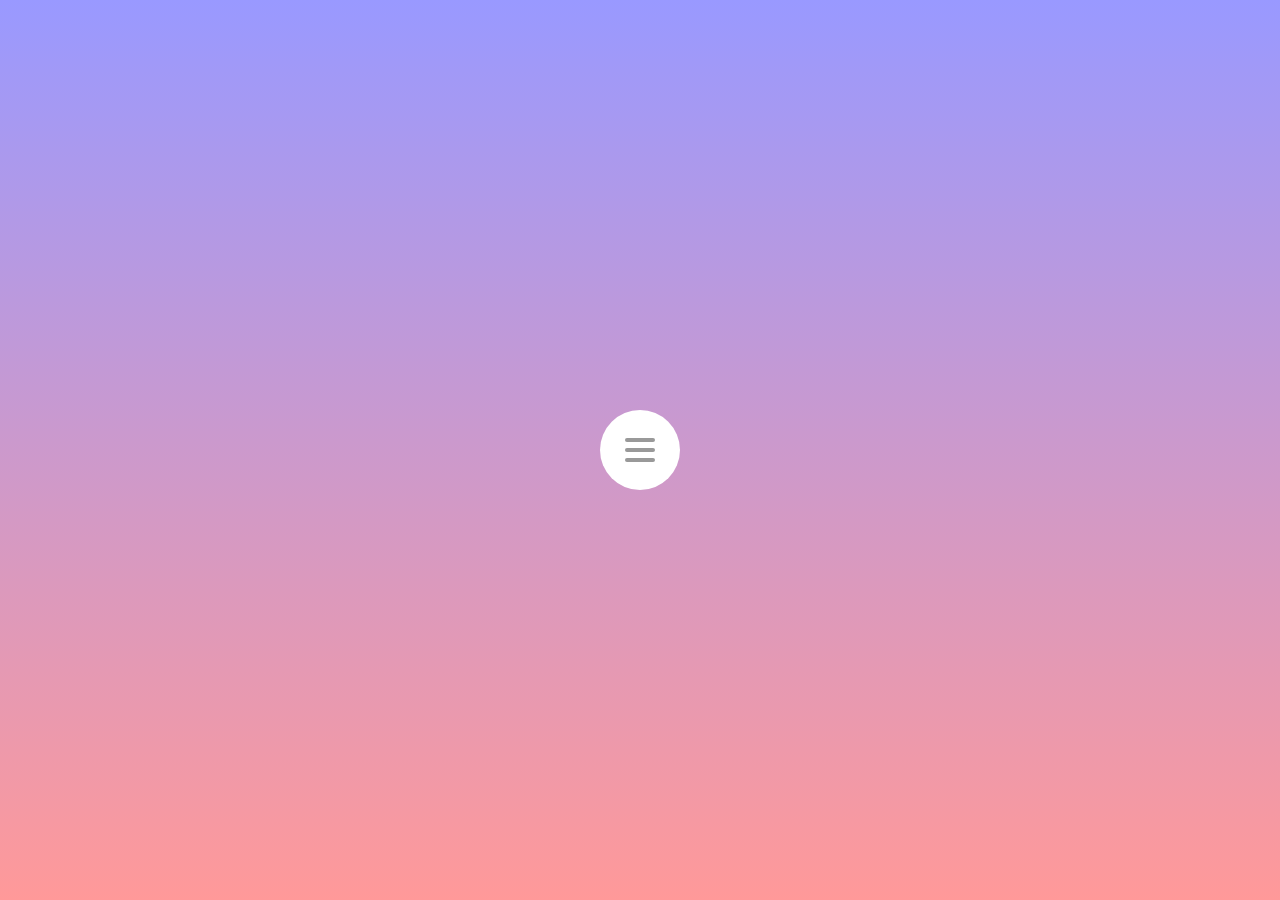
<file: index.html>
<!DOCTYPE html>
<html lang="en">

<head>
    <meta charset="UTF-8">
    <meta http-equiv="X-UA-Compatible" content="IE=edge">
    <meta name="viewport" content="width=device-width, initial-scale=1.0">
    <title>点个赞再走</title>
    <link rel="stylesheet" href="css/index.css">
</head>

<body>
    <div class="navbar">
        <input type="checkbox" />
        <span></span>
        <span></span>
        <span></span>
        <ul>
            <li><a href="javascript:void(0)">点赞</a></li>
            <li><a href="javascript:void(0)">投币</a></li>
            <li><a href="javascript:void(0)">收藏</a></li>
            <li><a href="javascript:void(0)">关注</a></li>
            <li><a href="javascript:void(0)">分享</a></li>
        </ul>
    </div>
</body>

</html>
</file>
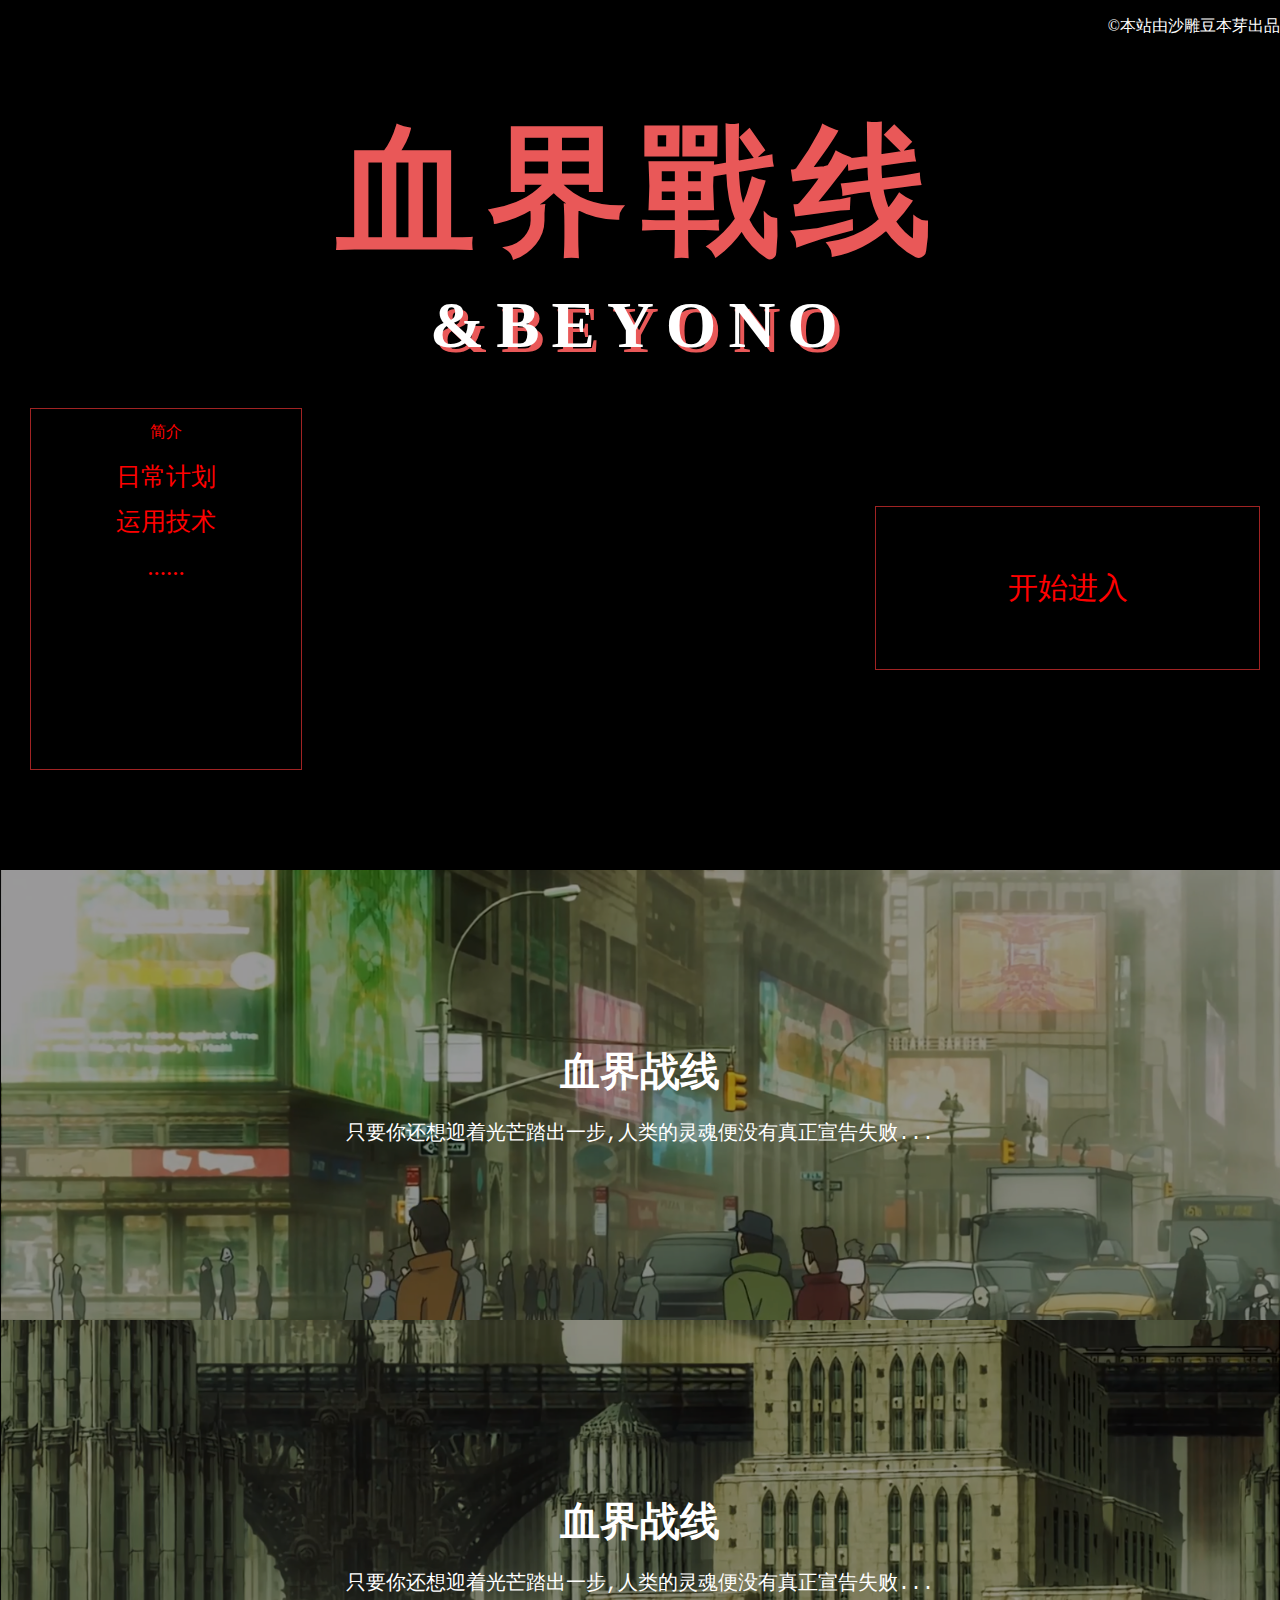
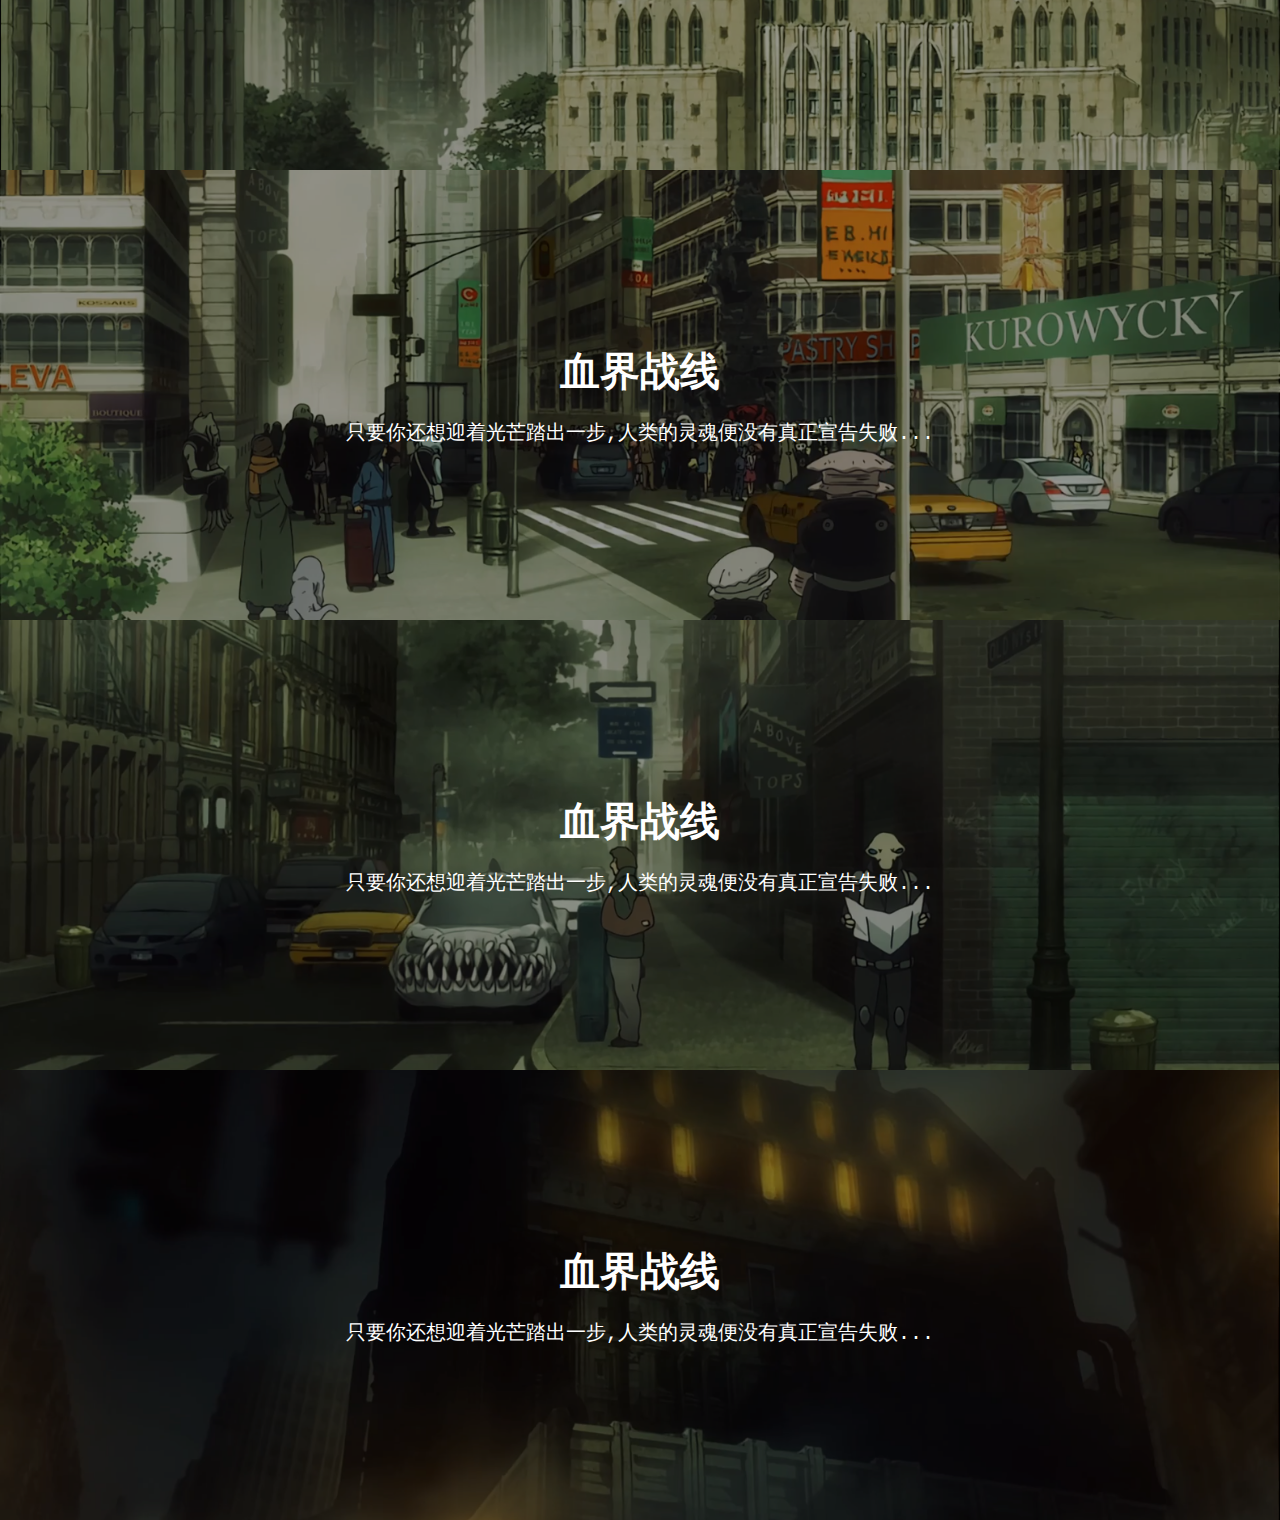
<file: 01-home.html>
<!DOCTYPE html>
<html lang="en">

<head>
    <meta charset="UTF-8">
    <meta http-equiv="X-UA-Compatible" content="IE=edge">
    <meta name="viewport" content="width=device-width, initial-scale=1.0">
    <title>新.血界战线</title>
    <link rel="icon" href="images/head/logo.png" type="image/xl-icon">
    <link rel="stylesheet" href="css/01-home4.css">
    <link rel="stylesheet" href="css/common.css">
    <link rel="stylesheet" href="css/01-home1.css" media="(min-width:1250px)">
    <link rel="stylesheet" href="css/01-home2.css" media="(min-width:1080px) and (max-width:1250px)">
    <link rel="stylesheet" href="css/01-home3.css" media="(min-width:280px) and (max-width:1080px)">
</head>

<body>
    <div id="copy">
        <p>&copy本站由沙雕豆本芽出品</p>
    </div>
    <div id="Outer">
        <div class="Border">
            <div class="title">血界戰线</div>
            <div class="subtitle">&BEYONO</div>
        </div>
    </div>
    <div id="main">
        <div class="navigation">
            <a class="introduce" href="02-introduce.html">简介</a>
            <a href="03-plan.html">日常计划</a>
            <a href="04-master.html">运用技术</a>
            <a>......</a>
        </div>
        <div id="right">
            <div class="begin">
                <a href="02-introduce.html">开始进入</a>
            </div>
        </div>
    </div>
    <div id="visionRoll">
        <section class="list-item">
            <div class="item-image">
                <img src="./images/background/p1.png" alt="image-1">
            </div>
            <div class="item-text">
                <div class="text-title">血界战线</div>
                <div class="text-desc">
                    只要你还想迎着光芒踏出一步,人类的灵魂便没有真正宣告失败...
                </div>
            </div>
        </section>
        <section class="list-item">
            <div class="item-image">
                <img src="./images/background/p2.png" alt="image-2">
            </div>
            <div class="item-text">
                <div class="text-title">血界战线</div>
                <div class="text-desc">
                    只要你还想迎着光芒踏出一步,人类的灵魂便没有真正宣告失败...
                </div>
            </div>
        </section>
        <section class="list-item">
            <div class="item-image">
                <img src="./images/background/p3.png" alt="image-3">
            </div>
            <div class="item-text">
                <div class="text-title">血界战线</div>
                <div class="text-desc">
                    只要你还想迎着光芒踏出一步,人类的灵魂便没有真正宣告失败...
                </div>
            </div>
        </section>
        <section class="list-item">
            <div class="item-image">
                <img src="./images/background/p4.png" alt="image-4">
            </div>
            <div class="item-text">
                <div class="text-title">血界战线</div>
                <div class="text-desc">
                    只要你还想迎着光芒踏出一步,人类的灵魂便没有真正宣告失败...
                </div>
            </div>
        </section>
        <section class="list-item">
            <div class="item-image">
                <img src="./images/background/p5.png" alt="image-5">
            </div>
            <div class="item-text">
                <div class="text-title">血界战线</div>
                <div class="text-desc">
                    只要你还想迎着光芒踏出一步,人类的灵魂便没有真正宣告失败...
                </div>
            </div>
        </section>
    </div>
</body>

</html>
</file>
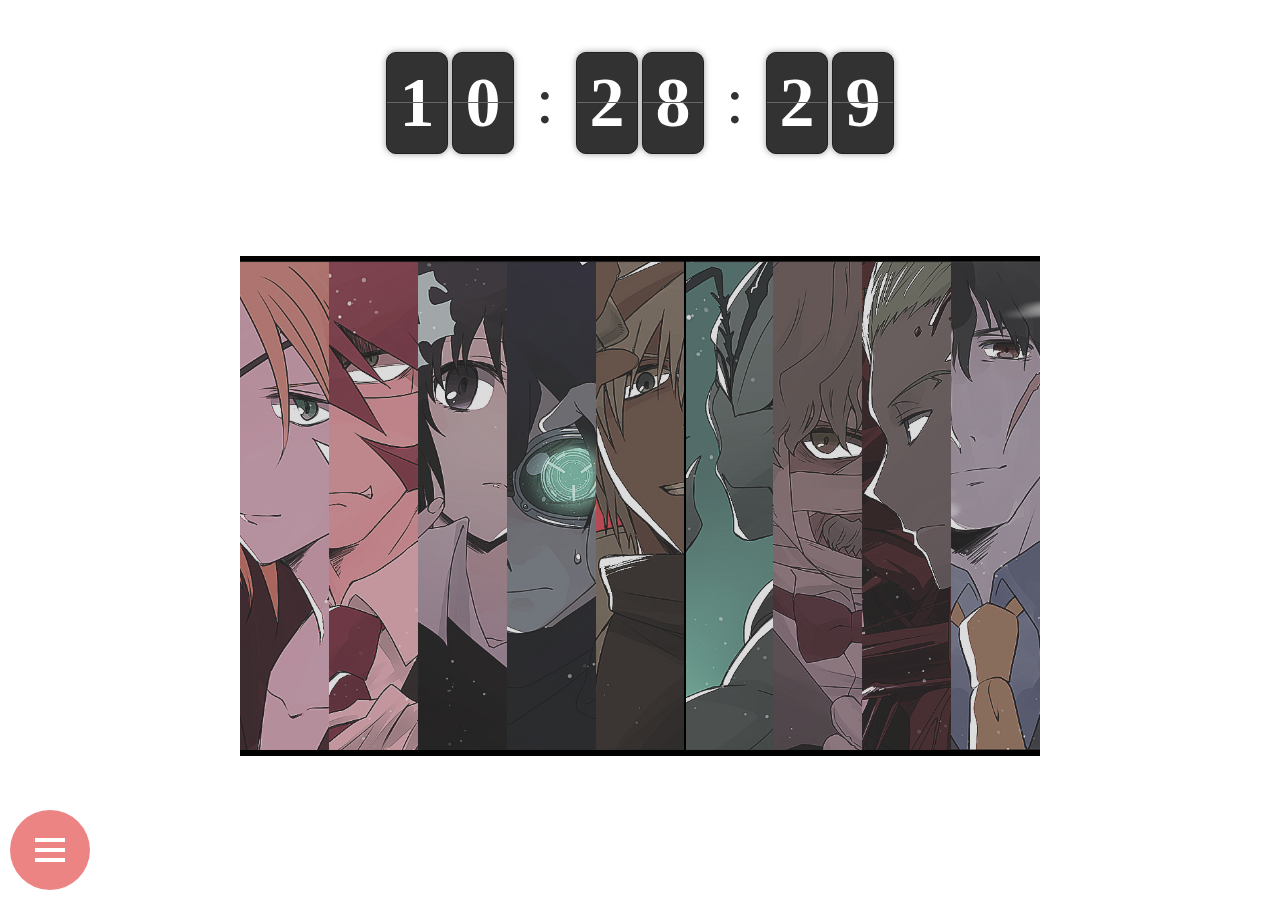
<file: 02-introduce.html>
<!DOCTYPE html>
<html lang="en">

<head>
    <meta charset="UTF-8">
    <meta http-equiv="X-UA-Compatible" content="IE=edge">
    <meta name="viewport" content="width=device-width, initial-scale=1.0">
    <title>简介</title>
    <link rel="icon" href="images/head/logo.png" type="image/xl-icon">
    <link rel="stylesheet" href="css/02-introduce.css">
    <link rel="stylesheet" href="css/navbar.css">
    <link rel="stylesheet" href="css/common.css">
    <!-- 这里先赋值了onload -->
    <script src="js/navbar.js"></script>
    <!-- onload被覆盖 -->
    <script src="js/clock.js"></script>
</head>

<body>
    <div class="clock">
        <div class="flip">
            <div class="digital front" data-number="0"></div>
            <div class="digital back" data-number="1"></div>
        </div>
        <div class="flip">
            <div class="digital front" data-number="0"></div>
            <div class="digital back" data-number="1"></div>
        </div>
        <em class="divider">:</em>
        <div class="flip">
            <div class="digital front" data-number="0"></div>
            <div class="digital back" data-number="1"></div>
        </div>
        <div class="flip">
            <div class="digital front" data-number="0"></div>
            <div class="digital back" data-number="1"></div>
        </div>
        <em class="divider">:</em>
        <div class="flip">
            <div class="digital front" data-number="0"></div>
            <div class="digital back" data-number="1"></div>
        </div>
        <div class="flip">
            <div class="digital front" data-number="0"></div>
            <div class="digital back" data-number="1"></div>
        </div>
    </div>
    <div id="outer">
        <!-- ID 属性不可以重复！-->
        <div class="img"><img src="images/sector/p2.png" alt=""></div>
        <div class="img"><img src="images/sector/p3.png" alt=""></div>
        <div class="img"><img src="images/sector/p4.png" alt=""></div>
        <div class="img"><img src="images/sector/p5.png" alt=""></div>
        <div class="img"><img src="images/sector/p6.png" alt=""></div>
        <div class="img"><img src="images/sector/p1.png" alt=""></div>
        <div class="img"><img src="images/sector/p7.png" alt=""></div>
        <div class="img"><img src="images/sector/p8.png" alt=""></div>
        <div class="img"><img src="images/sector/p9.png" alt=""></div>
    </div>
    <div class="navbar deactive">
        <input type="checkbox" name="" id="navBarFlat">
        <span></span>
        <span></span>
        <span></span>
        <ul>
            <li><a href="01-home.html">主页</a></li>
            <li><a href="02-introduce.html">简介</a></li>
            <li><a href="03-plan.html">计划</a></li>
            <li><a href="04-master.html">掌握</a></li>
            <li><a href="05-comment.html">建议</a></li>
            <li><a href="06-mine.html">联系</a></li>
        </ul>
    </div>
</body>
<!-- 等待body内容加载完毕，onload在这里才执行 -->

</html>
</file>
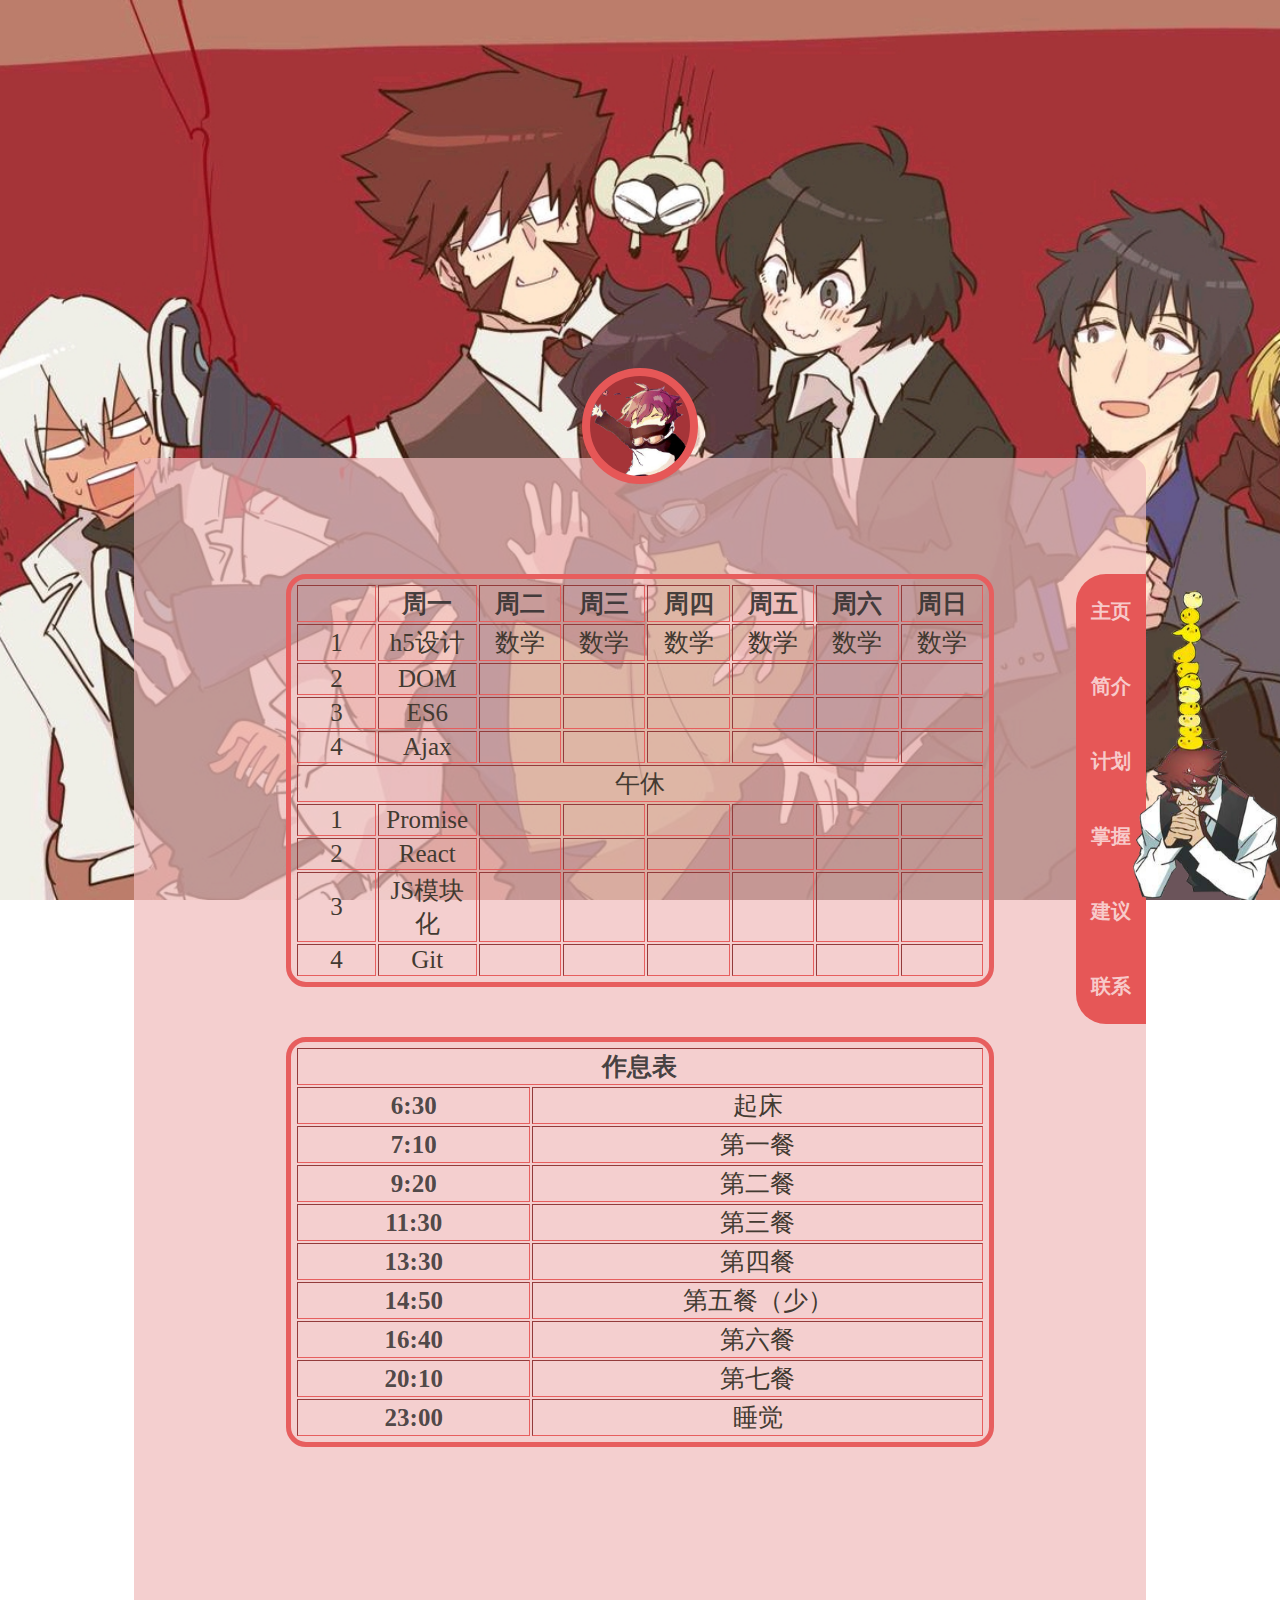
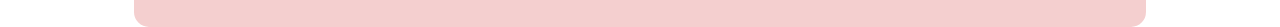
<file: 03-plan.html>
<!DOCTYPE html>
<html lang="en">

<head>
    <meta charset="UTF-8">
    <meta http-equiv="X-UA-Compatible" content="IE=edge">
    <meta name="viewport" content="width=device-width, initial-scale=1.0">
    <title>日常计划</title>
    <link rel="icon" href="images/head/logo.png" type="image/x-icon">
    <link rel="stylesheet" href="css/common.css">
    <link rel="stylesheet" href="css/03-plan.css">
    <link rel="stylesheet" href="css/03-plan2.css" media="(max-width:800px)">
</head>

<body>

    <!-- 整体风格要一致 -->
    <div id="Outer">
        <div class="head"></div>
        <div class="side">
            <a href="01-home.html">主页</a>
            <a href="02-introduce.html">简介</a>
            <a href="03-plan.html">计划</a>
            <a href="04-master.html">掌握</a>
            <a href="05-comment.html">建议</a>
            <a href="06-mine.html">联系</a>
        </div>
        <div class="main">
            <table class="t1" border="1">
                <tr class="day">
                    <th></th>
                    <th>周一</th>
                    <th>周二</th>
                    <th>周三</th>
                    <th>周四</th>
                    <th>周五</th>
                    <th>周六</th>
                    <th>周日</th>
                </tr>
                <tr>
                    <td>1</td>
                    <td>h5设计</td>
                    <td>数学</td>
                    <td>数学</td>
                    <td>数学</td>
                    <td>数学</td>
                    <td>数学</td>
                    <td>数学</td>
                </tr>
                <tr>
                    <td>2</td>
                    <td>DOM</td>
                    <td></td>
                    <td></td>
                    <td></td>
                    <td></td>
                    <td></td>
                    <td></td>
                </tr>
                <tr>
                    <td>3</td>
                    <td>ES6</td>
                    <td></td>
                    <td></td>
                    <td></td>
                    <td></td>
                    <td></td>
                    <td></td>
                </tr>
                <tr>
                    <td>4</td>
                    <td>Ajax</td>
                    <td></td>
                    <td></td>
                    <td></td>
                    <td></td>
                    <td></td>
                    <td></td>
                </tr>
                <tr>
                    <td colspan="8">午休</td>
                </tr>
                <tr>
                    <td>1</td>
                    <td>Promise</td>
                    <td></td>
                    <td></td>
                    <td></td>
                    <td></td>
                    <td></td>
                    <td></td>
                </tr>
                <tr>
                    <td>2</td>
                    <td>React</td>
                    <td></td>
                    <td></td>
                    <td></td>
                    <td></td>
                    <td></td>
                    <td></td>
                </tr>
                <tr>
                    <td>3</td>
                    <td>JS模块化</td>
                    <td></td>
                    <td></td>
                    <td></td>
                    <td></td>
                    <td></td>
                    <td></td>
                </tr>
                <tr>
                    <td>4</td>
                    <td>Git</td>
                    <td></td>
                    <td></td>
                    <td></td>
                    <td></td>
                    <td></td>
                    <td></td>
                </tr>
            </table>
            <table class="t2" border="1">
                <tr>
                    <th class="title" colspan="2">作息表</th>
                </tr>
                <tr>
                    <th>6:30</th>
                    <td>起床</td>
                </tr>
                <tr>
                    <th>7:10</th>
                    <td>第一餐</td>
                </tr>
                <tr>
                    <th>9:20</th>
                    <td>第二餐</td>
                </tr>
                <tr>
                    <th>11:30</th>
                    <td>第三餐</td>
                </tr>
                <tr>
                    <th>13:30</th>
                    <td>第四餐</td>
                </tr>
                <tr>
                    <th>14:50</th>
                    <td>第五餐（少）</td>
                </tr>
                <tr>
                    <th>16:40</th>
                    <td>第六餐</td>
                </tr>
                <tr>
                    <th>20:10</th>
                    <td>第七餐</td>
                </tr>
                <tr>
                    <th>23:00</th>
                    <td>睡觉</td>
                </tr>
            </table>
        </div>
        <div id="toTop">
            <img title="回到顶部" src="images/other/toTop.png" class="toTop">
        </div>
    </div>
    <script>
        toTop.onclick = function() {
            scrollTo(0, 0);
        }
    </script>
</body>

</html>
</file>
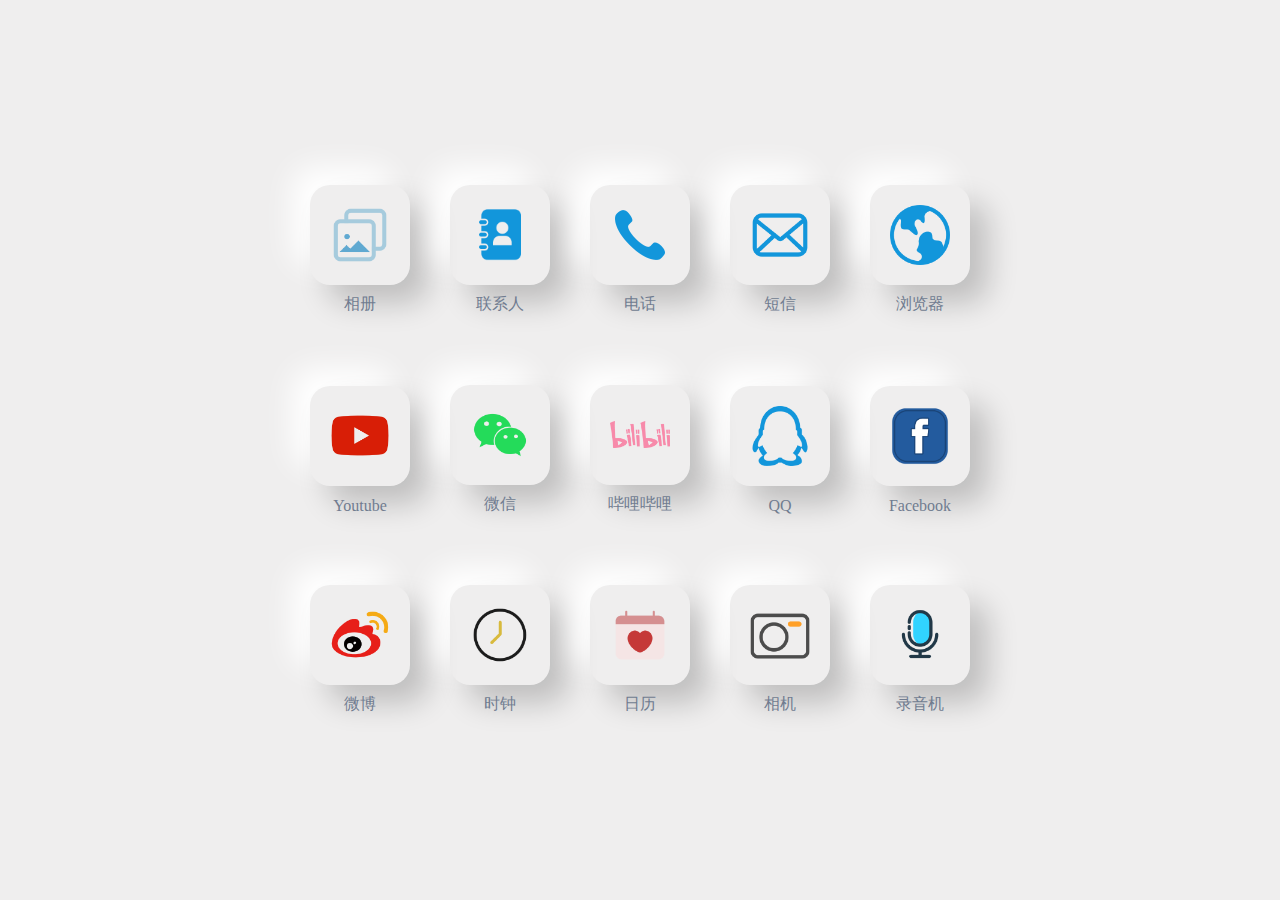
<file: 05-comment.html>
<!DOCTYPE html>
<html lang="en">

<head>
    <meta charset="UTF-8">
    <meta http-equiv="X-UA-Compatible" content="IE=edge">
    <meta name="viewport" content="width=device-width, initial-scale=1.0">
    <title>观众姥爷的评价</title>
    <link rel="icon" href="images/head/logo.png" type="image/x-icon">
    <link rel="stylesheet" href="css/icon.css">
    <link rel="stylesheet" href="css/05-comment.css">
    <!-- 一些评论 -->
</head>

<body>
    <div class="container">
        <div class="box">
            <div class="img"><img src="images/icon/album.png" alt=""></div>
            <p>相册</p>
        </div>
        <div class="box">
            <div class="img"><img src="images/icon/contacts.png" id="contacts"></div>
            <p>联系人</p>
        </div>
        <div class="box">
            <div class="img"><img src="images/icon/phone.png" id="phone"></div>
            <p>电话</p>
        </div>
        <div class="box">
            <div class="img"><img src="images/icon/mail.png" alt=""></div>
            <p>短信</p>
        </div>
        <div class="box">
            <div class="img"><img src="images/icon/browser.png" alt=""></div>
            <p>浏览器</p>
        </div>
        <div class="box">
            <div class="img"><img src="images/icon/youtube.png" alt=""></div>
            <p>Youtube</p>
        </div>
        <div class="box">
            <div class="img"><img src="images/icon/wx.png" alt=""></div>
            <p>微信</p>
        </div>
        <div class="box">
            <div class="img"><img src="images/icon/bilbil.png" alt=""></div>
            <p>哔哩哔哩</p>
        </div>
        <div class="box">
            <div class="img"><img src="images/icon/qq.png" alt=""></div>
            <p>QQ</p>
        </div>
        <div class="box">
            <div class="img"><img src="images/icon/facebook.png" alt=""></div>
            <p>Facebook</p>
        </div>
        <div class="box">
            <div class="img"><img src="images/icon/wb.png" alt=""></div>
            <p>微博</p>
        </div>
        <div class="box">
            <div class="img"><img src="images/icon/clock.png" alt=""></div>
            <p>时钟</p>
        </div>
        <div class="box">
            <div class="img"><img src="images/icon/calendar.png" alt=""></div>
            <p>日历</p>
        </div>
        <div class="box">
            <div class="img"><img src="images/icon/camera.png" alt=""></div>
            <p>相机</p>
        </div>
        <div class="box">
            <div class="img"><img src="images/icon/recorder.png" alt=""></div>
            <p>录音机</p>
        </div>
    </div>
</body>

</html>
</file>
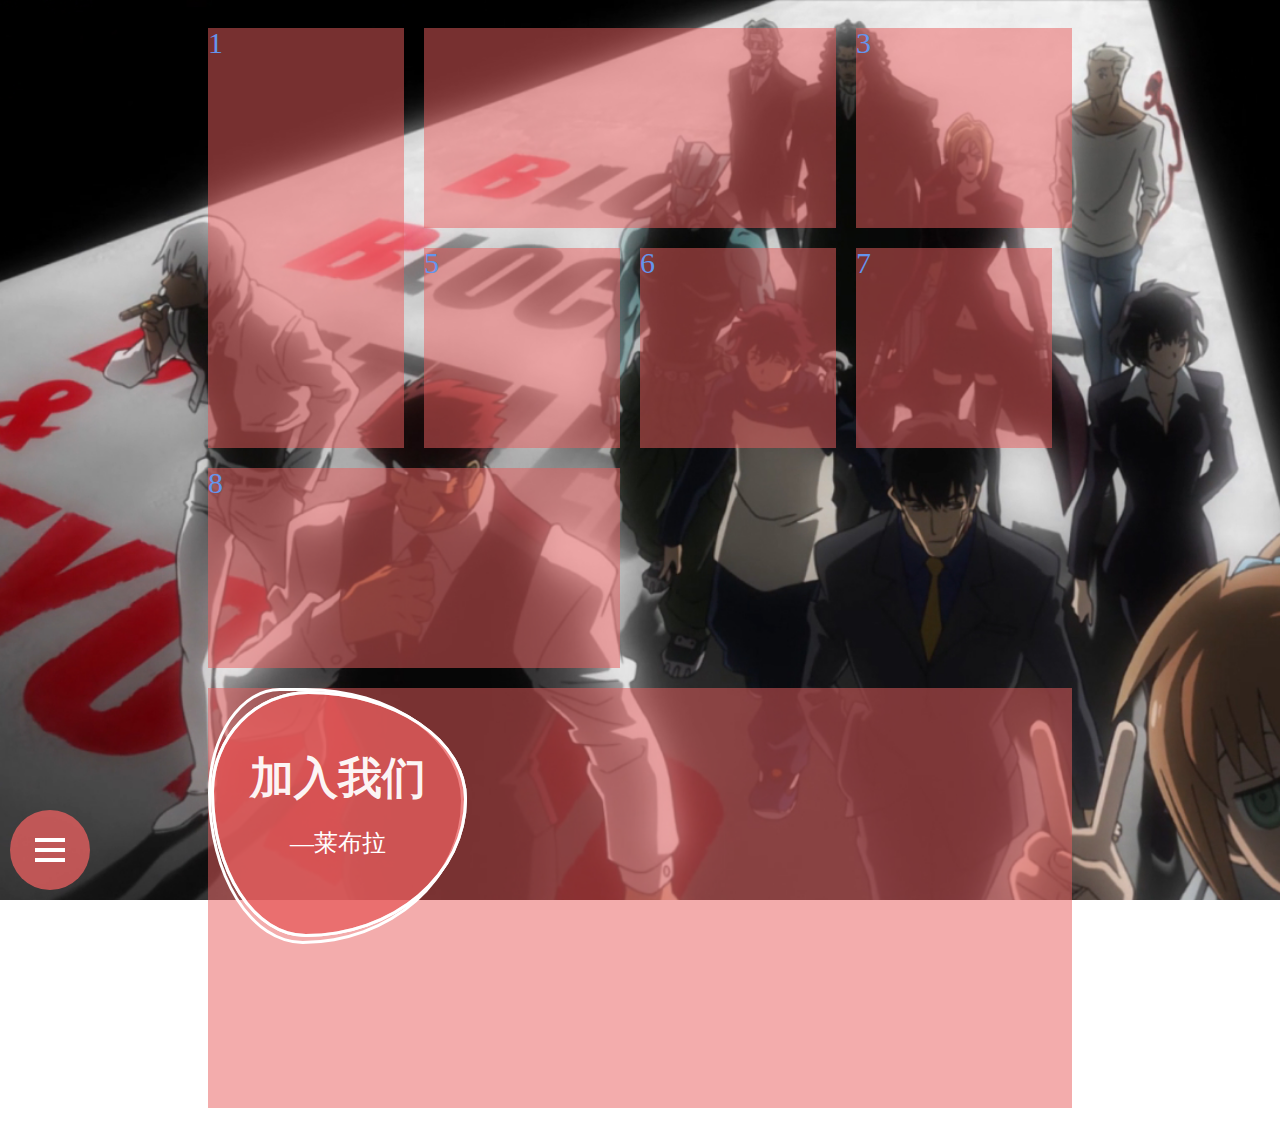
<file: 06-mine.html>
<!DOCTYPE html>
<html lang="en">

<head>
    <meta charset="UTF-8">
    <meta http-equiv="X-UA-Compatible" content="IE=edge">
    <meta name="viewport" content="width=device-width, initial-scale=1.0">
    <title>关于我</title>
    <link rel="icon" href="images/head/logo.png" type="image/x-icon">
    <link rel="stylesheet" href="css/common.css">
    <link rel="stylesheet" href="css/06-mine.css">
    <link rel="stylesheet" href="css/06-mine2.css" media="(min-width:790px) and (max-width:1250px)">
    <link rel="stylesheet" href="css/06-mine3.css" media="(max-width:800px)">
    <link rel="stylesheet" href="css/navbar.css">
    <script src="js/navbar.js"></script>
    <!-- 介绍自己 放联系方式 -->

</head>

<body>
    <!-- div#outer>div*29 -->
    <div id="outer">
        <div class="tall"><span>1</span></div>
        <div class="wide"></div>
        <div class="wide"><span>3</span></div>
        <div><span>5</span></div>
        <div><span>6</span></div>
        <div><span>7</span></div>
        <div class="wide"><span>8</span></div>
        <div class="join">
            <div class="ball"></div>
            <div class="inside">
                <h1>加入我们</h1>
                <p>—莱布拉</p>
            </div>
        </div>
    </div>
    <div class="navbar deactive">
        <input type="checkbox" name="" id="navBarFlat">
        <span></span>
        <span></span>
        <span></span>
        <ul>
            <li><a href="01-home.html">主页</a></li>
            <li><a href="02-introduce.html">简介</a></li>
            <li><a href="03-plan.html">计划</a></li>
            <li><a href="04-master.html">掌握</a></li>
            <li><a href="05-comment.html">建议</a></li>
            <li><a href="06-mine.html">联系</a></li>
        </ul>
    </div>
</body>

</html>
</file>
<file: css/index.css>
* {
    /* 页面初始化 清除页面元素原有的内外边距 */
    padding: 0;
    margin: 0;
}

body {
    height: 100vh;
    /* 背景渐变色 */
    background: linear-gradient(#99f, #f99);
}

body,
.navbar,
.navbar ul {
    /* 三个元素都需要弹性布局 写一块 */
    display: flex;
    justify-content: center;
    align-items: center;
}

.navbar {
    /* 相对定位 */
    position: relative;
    padding: 20px;
    border-radius: 50px;
    background-color: #fff;
}

.navbar input {
    width: 40px;
    height: 40px;
    /* 鼠标移入变小手 */
    cursor: pointer;
    /* 不透明度为0 直接变透明 */
    opacity: 0;
}

.navbar span {
    /* 绝对定位 */
    position: absolute;
    left: 25px;
    /* 现将两条线都放到一起 然后单独设置第二条线的位置 calc方法可以自动计算数值 */
    top: calc(50% - 12px);
    width: 30px;
    height: 4px;
    border-radius: 15px;
    background-color: #999;
    /* 这里在解决一个问题 现在span覆盖着复选框 我们鼠标放到span点不中复选框  写这个属性就能解决这个问题 即便鼠标放到span上点击也能够选中或者未选中复选框*/
    pointer-events: none;
    /* 收回来的时候过渡刚好相反 */
    transition: transform 0.3s ease-in-out, top 0.3s ease-in-out 0.3s;
}


/* 因为第二条线在navbar这个元素内的第三个位置 所以这里写3 */

.navbar span:nth-child(3) {
    top: calc(50% + 8px);
}


/* 中间那条线 */

.navbar span:nth-child(4) {
    top: calc(50% - 2px);
}

.navbar ul {
    width: 0;
    /* 溢出隐藏 */
    overflow: hidden;
    /* 现在这个盒子是扁的 待会解决这个问题 */
    /* 这个问题出现的原因是 文字被换行显示了 两个汉字竖着排列了 就撑大盒子了 */
    /* 这个属性可以让文字就在一行排列 不换行 */
    white-space: nowrap;
    transition: all 0.5s;
}

.navbar ul li {
    list-style: none;
    margin: 0 15px;
}

.navbar ul li a {
    /* 取消下划线 */
    text-decoration: none;
    font-size: 20px;
    font-weight: 700;
    color: #333;
}

.navbar ul li a:hover {
    color: #fb7299;
}


/* :checked是当选中的复选框的时候 ~ 是兄弟选择器 查找同一级的ul */

.navbar input:checked~ul {
    width: 350px;
}

.navbar input:checked~span:nth-child(2) {
    top: calc(50% - 2px);
    transform: rotate(-45deg);
    background-color: #fb7299;
    /* 现在速度太快了 加个过渡 */
    /* 这是先执行top 然后.3s后执行transform */
    transition: top 0.3s ease-in-out, transform 0.3s ease-in-out 0.3s;
}

.navbar input:checked~span:nth-child(3) {
    top: calc(50% - 2px);
    transform: rotate(45deg);
    background-color: #fb7299;
    transition: top 0.3s ease-in-out, transform 0.3s ease-in-out 0.3s;
}


/* 最后一个span */

.navbar input:checked~span:nth-child(4) {
    opacity: 0;
}
</file>
<file: css/01-home4.css>
html,
body {
    padding: 0;
    margin: 0;
}

html {
    /* border: 1px solid #fff; */
    font-size: 10px;
}

#copy {
    /* border: 1px solid #fff; */
    text-align: right;
    font-size: 1.6rem;
}

#main {
    /* border: 1px solid red; */
    flex: 1 1 100%;
    display: flex;
    justify-content: space-between;
}

.navigation {
    border: 1px solid red;
    display: flex;
    flex-direction: column;
    text-align: center;
    margin-left: 3rem;
}

.navigation .introduce {
    font-size: 1.6rem;
}

.navigation a {
    color: red;
    font-size: 2.5rem;
    line-height: 4.5rem;
    text-decoration: none;
    /* border: 1px solid #000; */
}

#right {
    /* border: 1px solid blue; */
    display: flex;
    align-items: center;
    justify-content: center;
    justify-content: right;
}

.begin {
    border: 1px solid #e95858;
    display: flex;
    align-items: center;
    justify-content: center;
    margin-right: 2rem;
    cursor: pointer;
}

.begin a {
    color: red;
    font-size: 3rem;
    text-decoration: none;
}

#Outer {
    display: flex;
    justify-content: center;
    flex: 0 0 100%;
    /* border: 1px solid #fff; */
}

.Border {
    flex: 0 0 50%;
    text-align: center;
    position: relative;
    cursor: pointer;
    /* border: 5px solid #fff; */
    margin-top: 5vh;
}

.title {
    color: #e95858;
    font-weight: bold;
    letter-spacing: 12px;
    /* border: 1px solid #000; */
}

.subtitle {
    font-weight: bold;
}

.Border:hover,
.title,
.subtitle {
    /* 设置逐帧动画 */
    animation: move 1.5s steps(3);
}

@keyframes move {
    0% {
        clip-path: inset(80% 0px 0px 0px);
        transform: translate(-20px, -10px)
    }
    10% {
        clip-path: inset(10% 0px 85% 0px);
        transform: translate(-10px, -10px)
    }
    20% {
        clip-path: inset(80% 0px 0px 0px);
        transform: translate(-10px, -10px)
    }
    30% {
        clip-path: inset(10% 0px 85% 0px);
        transform: translate(-20px, -20px)
    }
    40% {
        clip-path: inset(10% 0px 85px 0px);
        transform: translate(0px, 5px)
    }
    50% {
        clip-path: inset(10% 0px 30% 0px);
        transform: translate(-5px, 0px)
    }
    60% {
        clip-path: inset(40% 0px 30% 0px);
        transform: translate(5px, 10px)
    }
    70% {
        clip-path: inset(50% 0px 30% 0px);
        transform: translate(-10px, -10px)
    }
    80% {
        clip-path: inset(80% 0px 5% 0px);
        transform: translate(20px, -10px)
    }
    90% {
        clip-path: inset(80% 0px 0px 0px);
        transform: translate(-10px, 0px)
    }
    100% {
        clip-path: inset(80% 0px 0px 0px);
        transform: translate(0px, 0px)
    }
}

#visionRoll {
    display: flex;
    flex-direction: column;
    align-items: center;
    justify-content: center;
    perspective: 10rem;
    transform-style: preserve-3d;
    overflow-y: auto;
    margin-top: 10rem;
}

.list-item {
    width: 100%;
    height: 50vh;
    overflow: hidden;
    position: relative;
    /* 内容居中 */
    display: flex;
    flex-direction: column;
    align-items: center;
    justify-content: center;
}

.list-item:hover .item-image::before {
    background: rgba(0, 0, 0, 0.2);
}

.item-image {
    width: 100%;
    height: 100%;
    z-index: -1;
    position: absolute;
    /* transform: translateZ(-50px) scale(2.4); */
}

.item-image::before {
    width: 100%;
    height: 100%;
    content: "";
    display: block;
    position: absolute;
    background: rgba(0, 0, 0, 0.4);
    transition: all 0.3s ease;
}

.item-image img {
    width: 100%;
    height: 100%;
    display: block;
    object-fit: cover;
}

.item-text {
    color: #fff;
    font-family: "Courier New", Courier, monospace;
    text-align: center;
}

.text-title {
    font-size: 4rem;
    font-weight: bolder;
    margin-bottom: 20px;
}

.text-desc {
    font-size: 2rem;
}
</file>
<file: css/common.css>
/*======滚动条========
=====================*/

::-webkit-scrollbar {
    width: 3px;
    height: 3px;
}

::-webkit-scrollbar-thumb {
    width: 3px;
    height: 3px;
    background: linear-gradient( rgba(250, 250, 250, 0), #e75e5e);
    border-radius: 6px;
}

::-webkit-resizer {
    width: 3px;
    background: linear-gradient(#e75e5e, rgba(250, 250, 250, 0));
}


/*======时钟========
=====================*/

.clock {
    display: flex;
    width: 40%;
    margin-top: 5rem;
}


/* 时钟的分隔 */

.clock .divider {
    font-size: 6.6rem;
    line-height: 10.2rem;
    font-style: normal;
    color: rgb(51, 50, 50);
}


/* 时钟的卡片 */

.clock .flip {
    position: relative;
    width: 6rem;
    height: 10rem;
    margin: 2px;
    font-size: 7rem;
    font-weight: 700;
    line-height: 10rem;
    text-align: center;
    background-color: rgb(46, 45, 45);
    border: 1px solid rgb(34, 33, 33);
    border-radius: 1rem;
    box-shadow: 0 0 6px rgba(54, 54, 54, 0.5);
}


/* 时钟上的数字 */

.clock .flip .digital::before,
.clock .flip .digital::after {
    position: absolute;
    content: attr(data-number);
    left: 0;
    right: 0;
    color: white;
    background: rgb(51, 50, 50);
    overflow: hidden;
    -webkit-perspective: 160px;
    perspective: 160px;
}


/* 翻页前的数字 */

.clock .flip .digital::before {
    top: 0;
    bottom: 50%;
    border-bottom: 1px solid #666;
    border-radius: 10px 10px 0 0;
}


/* 翻页后的数字 */

.clock .flip .digital::after {
    top: 50%;
    bottom: 0;
    line-height: 0;
    border-radius: 0 0 10px 10px;
}

.clock .flip .back::before,
.clock .flip .front::after {
    z-index: 1;
}

.clock .flip .back::after {
    z-index: 2;
}

.clock .flip .front::before {
    z-index: 3;
}

.clock .flip .back::after {
    -webkit-transform-origin: center top;
    transform-origin: center top;
    -webkit-transform: rotateX(0.5turn);
    transform: rotateX(0.5turn);
}

.clock .flip.running .front::before {
    -webkit-transform-origin: center bottom;
    transform-origin: center bottom;
    -webkit-animation: frontFlipDown 0.6s ease-in-out;
    animation: frontFlipDown 0.6s ease-in-out;
    box-shadow: 0 -2px 6px rgba(255, 255, 255, 0.3);
    -webkit-backface-visibility: hidden;
    backface-visibility: hidden;
}

.clock .flip.running .back::after {
    -webkit-animation: backFlipDown 0.6s ease-in-out;
    animation: backFlipDown 0.6s ease-in-out;
}

@-webkit-keyframes frontFlipDown {
    to {
        -webkit-transform: rotateX(0.5turn);
        transform: rotateX(0.5turn);
    }
}

@keyframes frontFlipDown {
    to {
        -webkit-transform: rotateX(0.5turn);
        transform: rotateX(0.5turn);
    }
}

@-webkit-keyframes backFlipDown {
    to {
        -webkit-transform: rotateX(0);
        transform: rotateX(0);
    }
}

@keyframes backFlipDown {
    to {
        -webkit-transform: rotateX(0);
        transform: rotateX(0);
    }
}


/*======导航========
=====================*/
</file>
<file: css/01-home1.css>
body {
    background-color: black;
    background-size: cover;
}

#copy {
    color: #fff;
}

.title {
    font-size: 14rem;
}

.subtitle {
    color: #fff;
    text-shadow: 5px 5px 0px #e95858;
    font-size: 6.5rem;
    letter-spacing: 12px;
}

#main {
    margin-top: 5vh;
}

.navigation {
    width: 30vh;
    height: 40vh;
    border: 1px solid #a02323;
}

#right {
    width: 45vh;
    height: 40vh;
}

.begin {
    width: 95%;
    height: 18vh;
    border: 1px solid #a02323;
}
</file>
<file: css/01-home2.css>
body {
    background-color: pink;
    background-size: cover;
}

#copy {
    color: #f51111;
}

.title {
    font-size: 12rem;
}

.subtitle {
    color: #fff;
    text-shadow: 5px 5px 0px #e95858;
    font-size: 5.5rem;
    letter-spacing: 10px;
}

#main {
    margin-top: 10vh;
}

.navigation {
    width: 30vh;
    height: 40vh;
    border: 1px solid #fff;
}

.navigation a {
    color: #fff;
}

#right {
    width: 40vh;
    height: 40vh;
}

.begin {
    width: 95%;
    height: 15vh;
    border: 1px solid #fff;
}

.begin a {
    color: #fff;
}
</file>
<file: css/01-home3.css>
body {
    background-color: white;
    background-size: cover;
}

#copy {
    color: #000;
}

.title {
    font-size: 4.5rem;
}

.subtitle {
    color: #e95858;
    font-size: 2.5rem;
    letter-spacing: 6px;
}

#main {
    margin-top: 30vh;
}

.navigation {
    width: 20vh;
    height: 40vh;
    border: 1px solid #000;
}

.navigation a {
    color: #000;
}

#right {
    width: 40vh;
    height: 40vh;
}

.begin {
    width: 90%;
    height: 15vh;
    border: 1px solid #000;
}

.begin a {
    color: #000;
}
</file>
<file: css/02-introduce.css>
* {
    padding: 0;
    margin: 0 auto;
}

html {
    font-size: 10px;
}

#outer {
    width: 80rem;
    height: 50rem;
    margin-top: 10rem;
    display: flex;
    justify-content: center;
    background: #000;
    overflow: hidden;
}

.img {
    transition: .7s;
    overflow: hidden;
}

.img:hover {
    /* 不扩大缩小，正常宽度 */
    flex-grow: 0;
    flex-shrink: 0;
    /* width: 15rem;
    transition: all 0.5s; */
}

img {
    width: 10rem;
    height: 50rem;
}
</file>
<file: css/navbar.css>
.navbar {
    float: left;
    margin: 1rem;
    /* 底部定位 */
    position: fixed;
    bottom: 0;
    left: 0;
    padding: 2rem;
    border-radius: 5rem;
    background: #e75f5fc4;
    flex-direction: column;
    /*这里的 宽度由 active/deactive 接管*/
}

.navbar ul {
    display: flex;
    padding: 0;
    align-items: center;
    justify-content: center;
    flex-direction: column;
}

.navbar input {
    width: 4rem;
    height: 4rem;
    opacity: 0;
    position: absolute;
    bottom: 1rem;
}

.navbar span {
    left: 2.5rem;
    width: 3rem;
    height: 0.4rem;
    position: absolute;
    background-color: #fff;
    pointer-events: none;
    opacity: 1;
    bottom: 3.8rem;
    transition: transform 0.3s ease-in-out, bottom 0.3s ease-in-out 0.3s;
}

.navbar span:nth-child(3) {
    bottom: 4.8rem;
}


/* 中间那条线 */

.navbar span:nth-child(2) {
    bottom: 2.8rem;
}

.navbar ul {
    height: 0;
    overflow: hidden;
    white-space: nowrap;
    /* 溢出隐藏 */
    display: flex;
    flex-direction: column;
    justify-content: space-between;
    transition: all 0.5s;
}

.navbar ul li {
    list-style: none;
    margin: 0 1rem;
    flex-wrap: nowrap;
    /* a标签的左右边距 */
}

.navbar ul li a {
    text-decoration: none;
    font-size: 2rem;
    font-weight: 700;
    color: #fff;
}

.navbar ul li a:hover {
    color: #333;
}


/*  路由激活/去激活时高度  */


/* 极速版本
.active {
    height: 40rem;
    width: 4rem;
    transition: all 0.3s;
}

.navbar.active ul {
    transition: all 0.5s 0.2s;
}

.deactive {
    width: 4rem;
    height: 4rem;
    transition: all 0.4s 0.3s;
}

.navbar.deactive ul {
    transition: all 0.5s;
}

.navbar.active ul {
    opacity: 1;
    width: 100%;
    height: 32rem;
} */


/* * 缓速版本 */

.active {
    height: 40rem;
    width: 4rem;
    transition: all 0.6s;
}

.navbar.active ul {
    transition: all 0.8s 0.4s;
}

.deactive {
    width: 4rem;
    height: 4rem;
    transition: all 0.6s 0.4s;
}

.navbar.deactive ul {
    transition: all 0.4s;
}

.navbar.active ul {
    opacity: 1;
    width: 100%;
    height: 32rem;
}


/* 最上的条*/

.navbar.active span:nth-child(2) {
    bottom: 3.8rem;
    transform: rotate(-45deg);
    background-color: #df3535;
    transition: bottom 0.3s ease-in-out, transform 0.3s ease-in-out 0.3s;
}


/* 最下的条*/

.navbar.active span:nth-child(3) {
    bottom: 3.8rem;
    transform: rotate(45deg);
    background-color: #df3535;
    transition: bottom 0.3s ease-in-out, transform 0.3s ease-in-out 0.3s;
}


/* 中间的条*/

.navbar.active span:nth-child(4) {
    /* bottom: calc(10% - 2px); */
    opacity: 0;
    transition: all 0.9s;
}
</file>
<file: css/03-plan.css>
html {
    font-size: 10px;
    margin: 0 auto;
    padding: 0;
}

body {
    background-image: url(../images/background/plan.jpg);
    background-attachment: fixed;
    background-repeat: no-repeat;
    background-size: cover;
    background-position: center 0;
    min-height: 100vh;
}

#Outer {
    background-color: #f0bbbbb3;
    border-radius: 15px;
    position: relative;
    max-width: 80%;
    margin: auto;
    height: 100%;
    top: 50vh;
    animation: 1.5s outer;
    padding-bottom: 20vh;
}

@keyframes outer {
    0% {
        top: 40vh;
    }
    100% {
        top: 50vh;
    }
}

.head {
    background-image: url(../images/head/head.png);
    border: #e65757 8px solid;
    background-size: cover;
    border-radius: 50%;
    position: relative;
    margin: auto;
    width: 100px;
    height: 100px;
    top: -10vh;
    animation: head 1.5s;
}

@keyframes head {
    0% {
        top: -40vh;
    }
    100% {
        top: -10vh;
    }
}

.side {
    background-color: #e65757;
    border-radius: 3rem 0px 0px 3rem;
    flex-direction: column;
    overflow: hidden;
    position: sticky;
    display: flex;
    flex-shrink: 0;
    float: right;
    width: 7rem;
    height: 45rem;
}

.side a {
    overflow: hidden;
    color: #ffffffb3;
    text-decoration: none;
    text-align: center;
    font-weight: bold;
    line-height: 7.5rem;
    font-size: 2rem;
    transition: .3s;
}

.side a:hover {
    background-color: #ffffffb3;
    color: #000000e6;
}

.main {
    width: 70%;
    position: relative;
    margin: auto;
}

.main .t1 {
    font-size: 2.5rem;
    border: 0.5rem solid #e75e5e;
    border-radius: 2rem;
    padding: 0.4rem;
}

.main .t2 {
    margin-top: 5rem;
    font-size: 2.5rem;
    border: 0.5rem solid #e75e5e;
    border-radius: 2rem;
    padding: 0.4rem;
}

th {
    color: #302e2ee6;
    cursor: pointer;
}

.t2 .title {
    color: #302e2ee6;
}

.t2 th {
    color: #3a3636e6;
    width: 30rem;
}

.t2 td {
    width: 60rem;
}

td {
    color: #423a31;
    width: 10rem;
    text-align: center;
    transition: .2s;
}

td:hover {
    background-color: #e75f5fc4;
    color: #f8f7f6;
    cursor: pointer;
}

.toTop {
    width: 15rem;
    position: fixed;
    right: 0;
    bottom: 0
}
</file>
<file: css/03-plan2.css>
.main {
    width: 77%;
    position: absolute;
    margin: auto;
}

.main .t1 {
    font-size: 1.5rem;
}

.main .t2 {
    font-size: 1.5rem;
}

.side {
    width: 6rem;
    height: 40rem;
}

.side a {
    line-height: 7.5rem;
}

#Outer {
    height: 100vh;
}

.toTop {
    width: 10rem;
}
</file>
<file: css/icon.css>
.container {
    display: flex;
    align-items: center;
    justify-content: space-around;
    flex-wrap: wrap;
    width: 70rem;
    height: 60rem;
}

.container .box {
    display: flex;
    flex-direction: column;
    align-items: center;
    justify-content: space-around;
    width: 10rem;
    height: 14rem;
    margin: 2rem;
    cursor: pointer;
}

.container .box .img {
    /* 图片盒子 */
    display: flex;
    justify-content: center;
    align-items: center;
    width: 10rem;
    height: 10rem;
    border-radius: 2rem;
    box-shadow: 18px 18px 30px rgba(0, 0, 0, 0.2), -18px -18px 30px rgba(255, 255, 255, 1);
    transition: all 0.2s ease-out;
}

.container .box .img img {
    /* 图标大小 */
    width: 6rem;
    transition: all 0.2s ease-out;
}

#contacts {
    width: 7rem;
}

#phone {
    width: 5rem;
}

.container .box p {
    color: #707c90;
    font-size: 1.6rem;
}

.container .box .img:hover {
    /* inset 是内部阴影 默认是外部阴影outset */
    box-shadow: 0 0 0 rgba(0, 0, 0, 0.2), 0 0 0 rgba(255, 255, 255, 0.8), inset 18px 18px 30px rgba(0, 0, 0, 0.1), inset -18px -18px 30px rgba(255, 255, 255, 1);
}

.container .box .img:hover img {
    width: 5.8rem;
}
</file>
<file: css/05-comment.css>
* {
    padding: 0;
    margin: 0;
}

html {
    font-size: 10px;
}

body {
    display: flex;
    justify-content: center;
    align-items: center;
    height: 100vh;
    background-color: #efeeee;
    /* background-image: url(/images/cursor/normal.png); */
    cursor: url(/images/cursor/normal.png);
}
</file>
<file: css/06-mine.css>
html {
    font-size: 10px;
    margin: 0 auto;
    padding: 0;
}

body {
    background-image: url(../images/background/mine.png);
    min-height: 100vh;
    background-size: cover;
    background-attachment: fixed;
    background-repeat: no-repeat;
    background-position: center 0;
    padding: 2rem 20rem;
    line-height: 1;
}

#outer {
    display: grid;
    /* 网格缝隙 */
    grid-gap: 2rem;
    /* 设置格子的列数(自适应)和宽度 */
    grid-template-columns: repeat(auto-fit, minmax(18rem, 1fr));
    /* 设置格子的高度 */
    grid-auto-rows: 20rem;
    /* 当插入图片时为填充方式 */
    grid-auto-flow: dense;
}

#outer div {
    background-color: #e75e5e83;
}

#outer div:hover {
    background-color: #ffffff62;
    /* 水平 垂直 模糊距离 */
    box-shadow: 0rem 2rem 2rem #4947489c;
    /* 放大 */
    padding: 1rem;
    transform: scale(1.05);
    /* cubic-bezier贝塞尔曲线以一条直线放在范围只有 1 的坐标轴中，
    并从中间拿出两个点来拉扯（X 轴的取值区间是 [0, 1]，
    Y 轴任意），最后形成的曲线就是动画的速度曲线。
    .55就是0.55,.1就是0.1 */
    transition: all 1s cubic-bezier(.55, 0, .1, 1);
}

#outer span {
    color: #6495ed;
    font-size: 3rem;
    font-family: 'Kristen ITC';
}

#outer .wide {
    grid-column: span 2;
}

#outer .tall {
    grid-row: span 2;
}

#outer .big {
    grid-row: span 2;
    grid-column: span 2;
}

#outer .join {
    grid-row: span 2;
    grid-column: span 5;
}

#outer .join .inside {
    position: relative;
    width: 20rem;
    height: 10rem;
    text-align: center;
    top: 4rem;
    left: 3rem;
    background-color: transparent;
    box-shadow: 0 0px 0px;
    transform: scale(1);
    padding: 0px;
}

.inside h1 {
    font-size: 4.4rem;
    color: #ffffffef;
}

.inside p {
    font-size: 2.4rem;
    color: #fff;
}

.join:hover .inside p {
    color: rgba(0, 0, 0, 0.7);
    font-weight: bold;
}

#outer .join .ball {
    position: absolute;
    width: 25rem;
    height: 25rem;
    content: "";
    border: 3px solid #fff;
    border-radius: 28% 62% 63% 37%/ 41% 44% 56% 59%;
    transition: 0.4s;
    animation: ball 8s infinite linear;
    background-color: transparent;
    /*背景透明*/
    box-shadow: 0 0px 0px;
    /*去除阴影*/
    transform: scale(1);
    /* 放大去除 */
    padding: 0px;
}

.ball::before {
    width: 25rem;
    height: 24rem;
    /* display: block; */
    position: absolute;
    /* 固定块大小，否则会分开 */
    border: 3px solid #fff;
    /* 内容为空 */
    content: "";
    background-color: #e75e5e83;
    border-radius: 38% 62% 63% 37%/ 41% 44% 56% 59%;
    transition: 0.4s;
    animation: ball 4s infinite linear;
}

.ball::after {
    width: 25rem;
    height: 24rem;
    display: block;
    position: absolute;
    /* 固定块大小，否则会分开 */
    border: 3px solid #fff;
    /* 内容为空 */
    content: "";
    background-color: #e75e5e83;
    border-radius: 38% 62% 63% 37%/ 41% 44% 56% 59%;
    animation: ball 6s infinite linear;
}

@keyframes ball {
    0% {
        transform: rotateZ(0);
    }
    100% {
        transform: rotateZ(360deg);
    }
}
</file>
<file: css/06-mine2.css>
body {
    background-color: pink;
    padding: 2rem 10rem;
}

#outer .wide {
    grid-column: span 2;
}

#outer .tall {
    grid-row: span 2;
}

#outer .big {
    grid-row: span 2;
    grid-column: span 2;
}

#outer .join {
    grid-row: span 2;
    grid-column: span 3;
}

#outer .join .inside {
    width: 16rem;
    height: 10rem;
}

.inside h1 {
    font-size: 3.8rem;
    color: #ffffffef;
}

.inside p {
    font-size: 2rem;
    color: #fff;
}

#outer .join .ball {
    width: 23rem;
    height: 23rem;
}

.ball::before {
    width: 23rem;
    height: 22rem;
}

.ball::after {
    width: 23rem;
    height: 22rem;
}
</file>
<file: css/06-mine3.css>
body {
    background-color: pink;
    padding: 2rem 3rem;
}

#outer .wide {
    grid-column: span 2;
}

#outer .tall {
    grid-row: span 2;
}

#outer .big {
    grid-row: span 2;
    grid-column: span 2;
}

#outer .join {
    grid-row: span 2;
    grid-column: span 2;
}

#outer .join .inside {
    width: 15rem;
    height: 10rem;
}

.inside h1 {
    font-size: 3.5rem;
    color: #ffffffef;
}

.inside p {
    font-size: 1.8rem;
    color: #fff;
}

#outer .join .ball {
    width: 20rem;
    height: 20rem;
}

.ball::before {
    width: 20rem;
    height: 19rem;
}

.ball::after {
    width: 20rem;
    height: 19rem;
}
</file>
